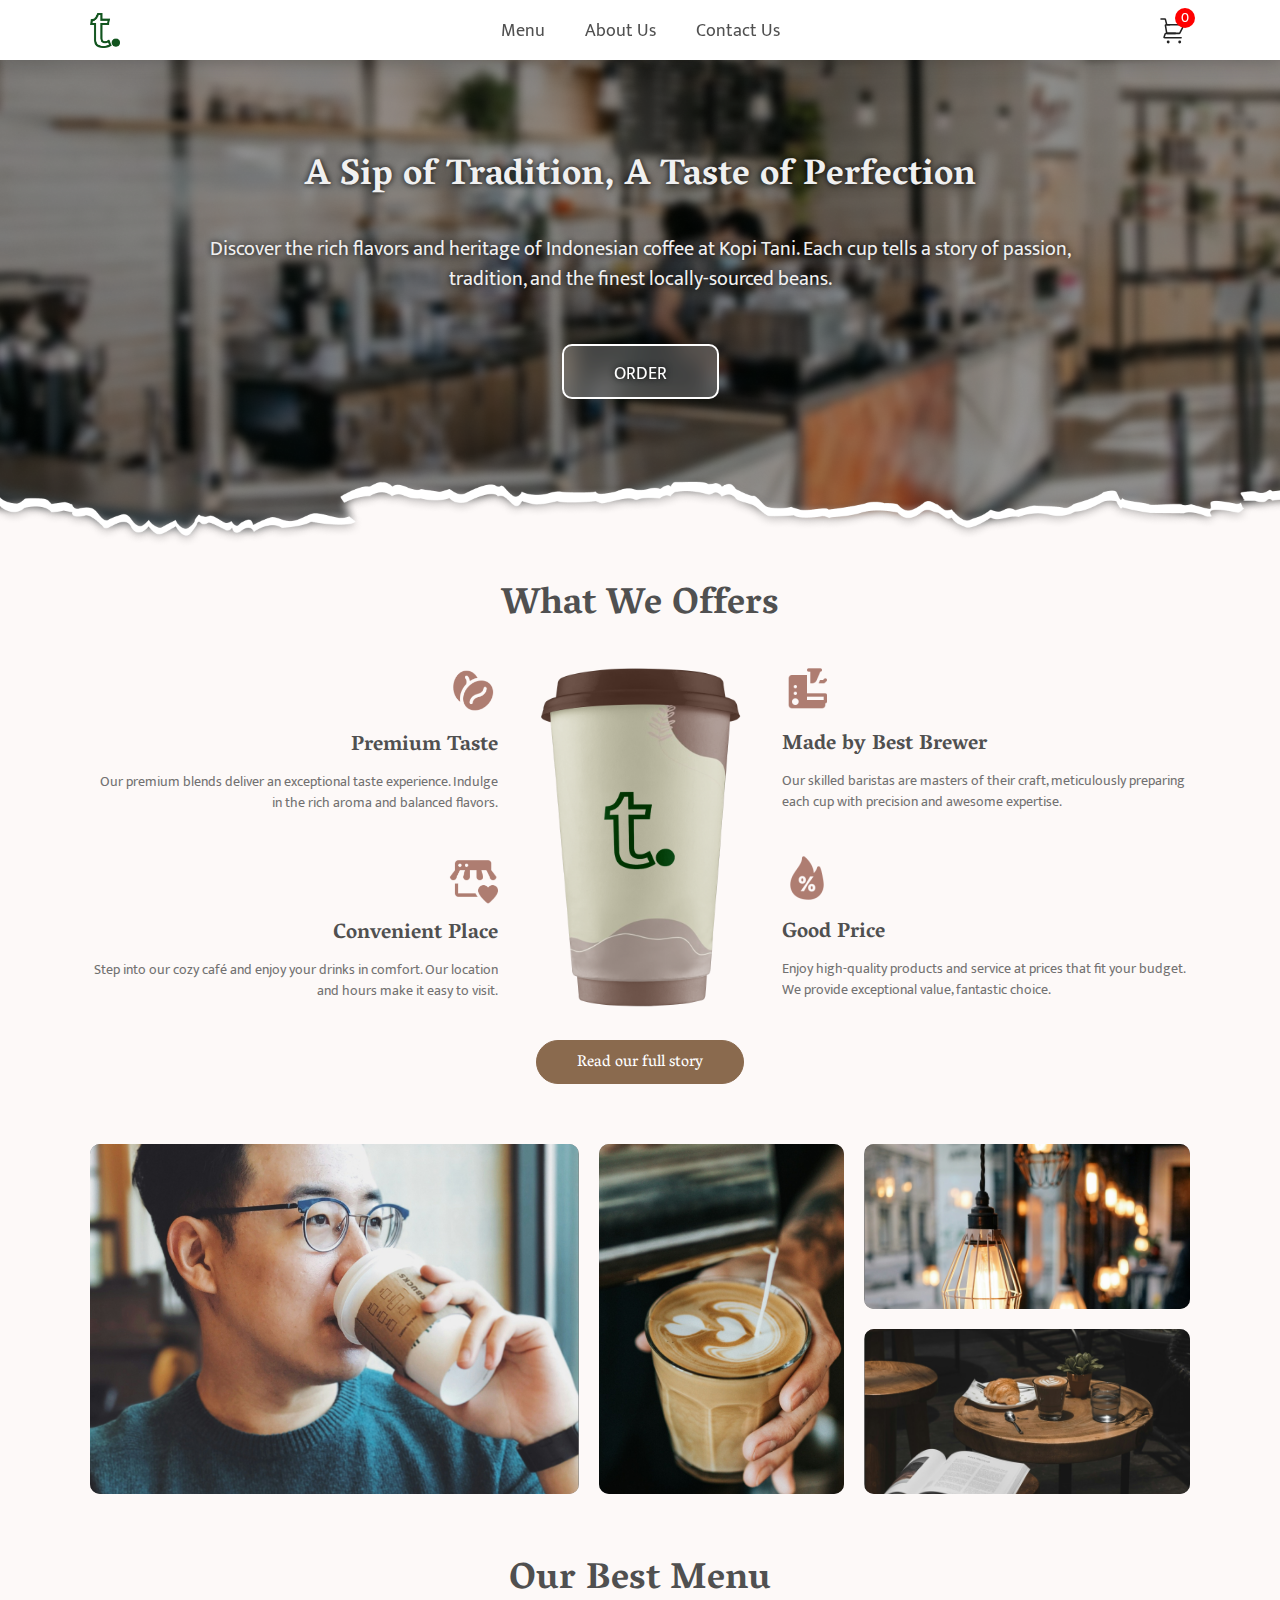
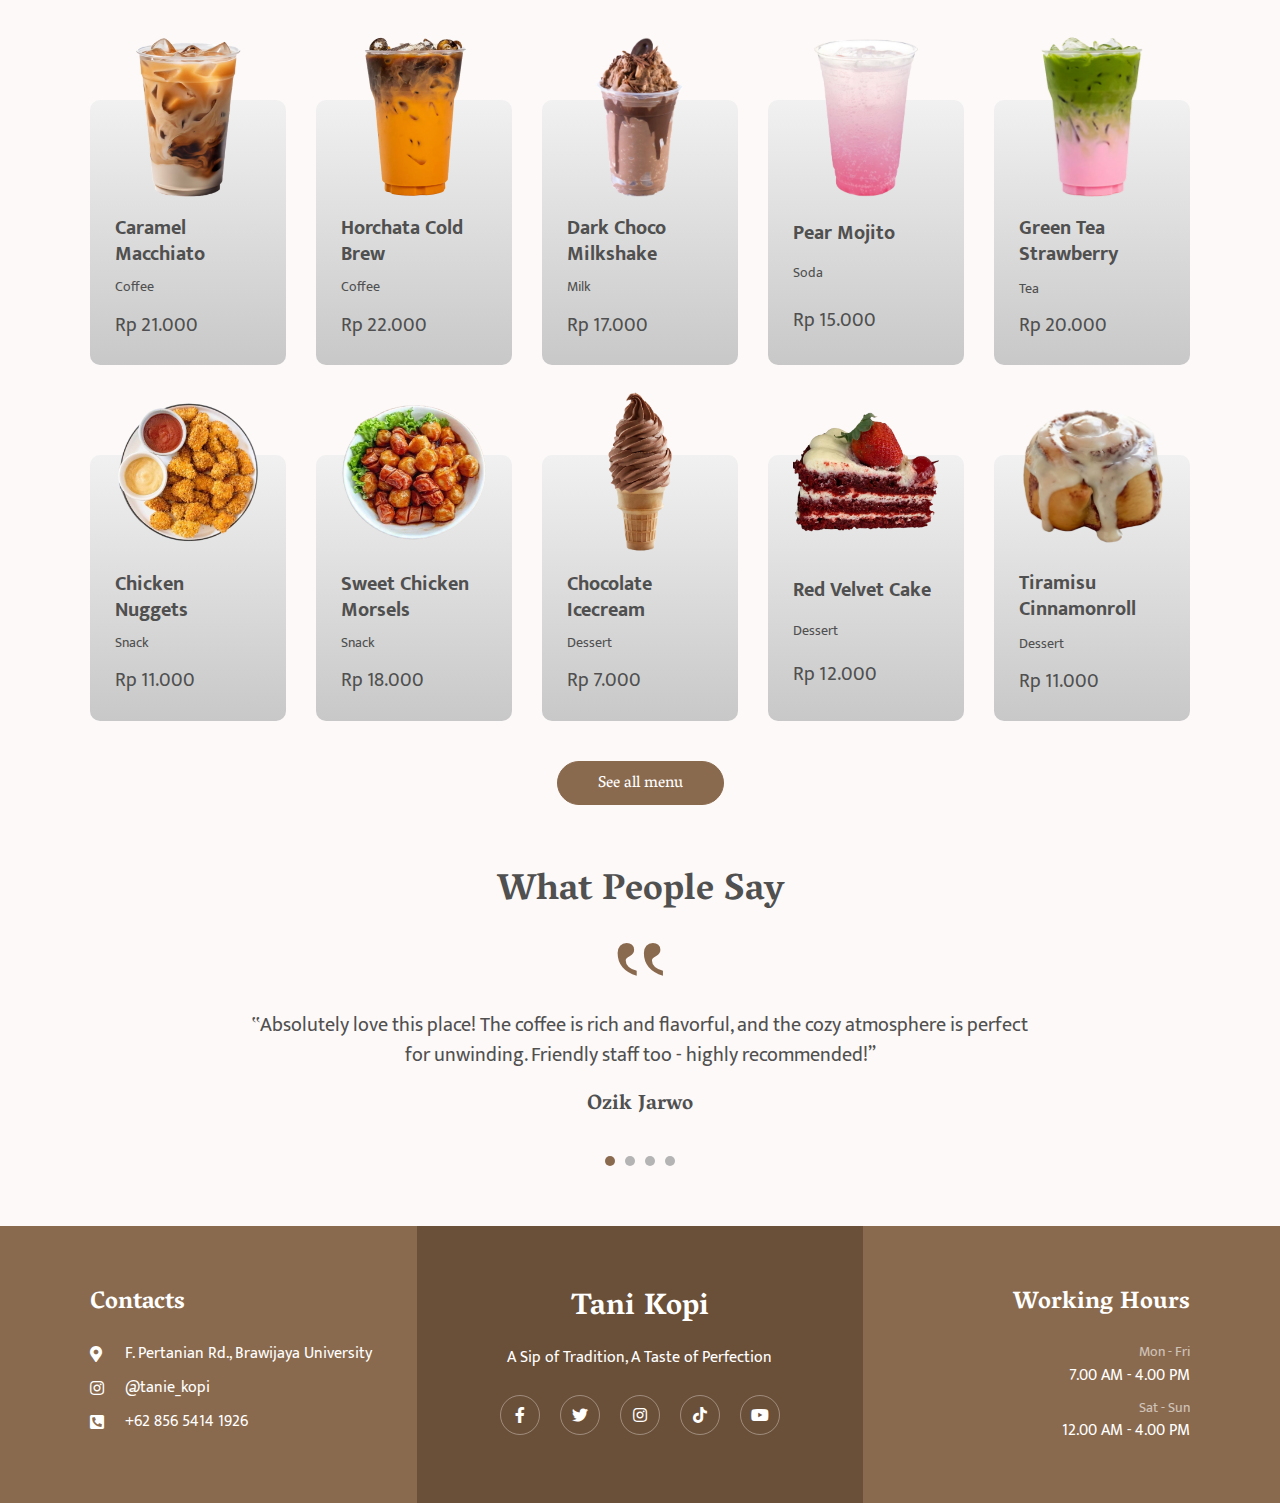
<file: index.html>
<html>
  <head>
    <title>Tani Kopi</title>
    <meta charset="UTF-8" />
    <meta content="width=device-width, initial-scale=1.0" name="viewport" />
    <link media="all" rel="stylesheet" href="./src/css/all.css" />
    <link media="all" rel="stylesheet" href="./src/css/fontawesome.css" />
    <link
      href="https://fonts.googleapis.com/css2?family=Vesper+Libre:wght@400;700&display=swap"
      rel="stylesheet"
    />

    <link media="all" rel="stylesheet" href="./src/css/index.css" />
    <link media="all" rel="stylesheet" href="./src/css/product.css" />
  </head>

  <body>
    <header>
      <div class="header-wrap">
        <div class="mobile-nav">
          <i class="fas fa-bars"></i>
        </div>
        <div class="logo">
          <a href="/">
            <img src="./assets/Logo.png" alt="Tani Kopi" />
          </a>
        </div>
        <nav>
          <div class="nav-wrap">
            <a href="./menu.html">Menu</a>
            <a href="./about-us.html">About Us</a>
            <a href="./contact-us.html">Contact Us</a>
          </div>
        </nav>
        <div class="cart-button">
          <svg
            width="73"
            height="74"
            viewBox="0 0 73 74"
            fill="none"
            xmlns="http://www.w3.org/2000/svg"
          >
            <path
              d="M12.1665 12.6667H20.0249C20.6332 12.6667 20.9374 12.6667 21.1574 12.8385C21.3774 13.0103 21.4512 13.3053 21.5987 13.8955L23.7188 22.3758C24.0138 23.5561 24.1614 24.1462 24.6014 24.4898C25.0415 24.8334 25.6498 24.8334 26.8664 24.8334H30.4165"
              stroke="#222"
              stroke-width="3.24444"
              stroke-linecap="round"
            />
            <path
              d="M54.75 52.2083H20.5007C19.4737 52.2083 18.9601 52.2083 18.7173 51.8715C18.4746 51.5346 18.637 51.0474 18.9617 50.0731L20.5522 45.3018C20.9091 44.2311 21.0875 43.6957 21.5124 43.3895C21.9372 43.0833 22.5015 43.0833 23.6301 43.0833H42.5833"
              stroke="#222"
              stroke-width="3.24444"
              stroke-linecap="round"
              stroke-linejoin="round"
            />
            <path
              d="M50.7056 43.0833H25.7074C24.9144 43.0833 24.2376 42.51 24.1072 41.7278L21.5276 26.25C21.404 25.5084 21.9759 24.8333 22.7277 24.8333H59.5208C60.1237 24.8333 60.5159 25.4679 60.2462 26.0072L52.1565 42.1866C51.8818 42.7362 51.32 43.0833 50.7056 43.0833Z"
              stroke="#222"
              stroke-width="3.24444"
              stroke-linecap="round"
            />
            <circle cx="51.7082" cy="61.3334" r="3.04167" fill="#222" />
            <circle cx="27.3752" cy="61.3334" r="3.04167" fill="#222" />
          </svg>
          <span id="cart-count" class="cart-count"></span>
        </div>
      </div>
    </header>

    <section id="hero">
      <div class="wrap">
        <div class="text">
          <h2 class="sec-title">A Sip of Tradition, A Taste of Perfection</h2>
          <p class="desc">
            Discover the rich flavors and heritage of Indonesian coffee at Kopi
            Tani. Each cup tells a story of passion, tradition, and the finest
            locally-sourced beans.
          </p>
          <span class="button">ORDER</span>
        </div>
      </div>
    </section>

    <section id="cup">
      <h2 class="sec-title">What We Offers</h2>
      <div class="wrap">
        <div class="left">
          <div class="item-text">
            <div class="icon">
              <img src="./assets/Made-Icon-1.png" />
            </div>
            <h3>Premium Taste</h3>
            <p>
              Our premium blends deliver an exceptional taste experience.
              Indulge in the rich aroma and balanced flavors.
            </p>
          </div>
          <div class="item-text">
            <div class="icon">
              <img src="./assets/Made-Icon-2.png" />
            </div>
            <h3>Convenient Place</h3>
            <p>
              Step into our cozy café and enjoy your drinks in comfort. Our
              location and hours make it easy to visit.
            </p>
          </div>
        </div>
        <div class="mid">
          <img src="./assets/site/Kopi-Tani-Cup.png" />
        </div>
        <div class="right">
          <div class="item-text">
            <div class="icon">
              <img src="./assets/Made-Icon-3.png" />
            </div>
            <h3>Made by Best Brewer</h3>
            <p>
              Our skilled baristas are masters of their craft, meticulously
              preparing each cup with precision and awesome expertise.
            </p>
          </div>
          <div class="item-text">
            <div class="icon">
              <img src="./assets/Made-Icon-4.png" />
            </div>
            <h3>Good Price</h3>
            <p>
              Enjoy high-quality products and service at prices that fit your
              budget. We provide exceptional value, fantastic choice.
            </p>
          </div>
        </div>
      </div>
      <div class="more-wrap">
        <a class="more" href="./about-us.html">Read our full story</a>
      </div>
    </section>

    <section id="gallery">
      <div class="wrap">
        <div class="left">
          <img src="./assets/home-gallery/gallery-1.png" />
        </div>
        <div class="mid">
          <img src="./assets/home-gallery/gallery-2.png" />
        </div>
        <div class="right">
          <img src="./assets/home-gallery/gallery-3.png" />
          <img src="./assets/home-gallery/gallery-4.png" />
        </div>
      </div>
    </section>

    <section id="best">
      <h2 class="sec-title">Our Best Menu</h2>
      <div class="wrap">
        <div class="tab"></div>
        <div class="overlay" onclick="closePopup()"></div>
        <div class="popup"></div>
        <div class="menu-list" id="index-container"></div>
      </div>
      <div class="more-wrap">
        <a class="more" href="./menu.html">See all menu</a>
      </div>
    </section>

    <section id="testi">
      <h2 class="sec-title">What People Say</h2>
      <div class="apos">‟</div>
      <div class="wrap">
        <div class="slider">
          <div class="slider-container">
            <div class="testimonial">
              <p>
                ‟Absolutely love this place! The coffee is rich and flavorful,
                and the cozy atmosphere is perfect for unwinding. Friendly staff
                too - highly recommended!”
              </p>
              <h3>Ozik Jarwo</h3>
            </div>
            <div class="testimonial">
              <p>
                ‟This café has become my go-to spot. Expertly crafted drinks and
                an inviting ambiance make it a delightful experience every
                time.”
              </p>
              <h3>Abi Qhafari</h3>
            </div>
            <div class="testimonial">
              <p>
                ‟As a coffee connoisseur, I'm thrilled with the outstanding
                selection of premium blends here. The cozy setting and welcoming
                staff keep me coming back.”
              </p>
              <h3>Muhammad Hamdani</h3>
            </div>
            <div class="testimonial">
              <p>
                ‟Stepping into this café is like finding an oasis of calm. The
                exceptional coffee and inviting vibe make it the perfect spot to
                unwind.”
              </p>
              <h3>MD. Adhyaksa</h3>
            </div>
          </div>
        </div>
        <div class="navigation"></div>
      </div>
    </section>

    <!--
          <iframe
            src="https://www.google.com/maps/embed?pb=!1m18!1m12!1m3!1d3951.4262385576408!2d112.60974266289355!3d-7.954827520923082!2m3!1f0!2f0!3f0!3m2!1i1024!2i768!4f13.1!3m3!1m2!1s0x2e788341a48ab5c3%3A0xf1e5a084dbe80d96!2sTANI%20KOPI!5e0!3m2!1sid!2sid!4v1716092230050!5m2!1sid!2sid"
            width="600"
            height="450"
            style="border: 0"
            allowfullscreen=""
            loading="lazy"
            referrerpolicy="no-referrer-when-downgrade"
          ></iframe>
          -->

    <!-- Modal HTML structure -->
    <div id="cartModal" class="modal">
      <div class="modal-content">
        <div class="modal-header">
          <h2>Cart Items</h2>
          <span class="close">&times;</span>
        </div>
        <div id="cartItemsContainer"></div>
        <div id="modal-footer">
          <div class="dropdown">
            <button class="dropbtn" id="dropbtn">Dine In</button>
            <div class="dropdown-content" id="dropdown-content">
              <a data-value="Dine In">Dine In</a>
              <hr />
              <a data-value="Take Away">Take Away</a>
            </div>
          </div>
          <div class="checkout">
            <p id="total-price"></p>
            <span href="">Check Out</span>
          </div>
        </div>
      </div>
    </div>

    <footer>
      <div class="footer-wrap">
        <div class="left">
          <h3>Contacts</h3>
          <div class="location">
            <p>
              <i class="fas fa-map-marker-alt"></i
              ><span>F. Pertanian Rd., Brawijaya University</span>
            </p>
            <p><i class="fab fa-instagram"></i><span>@tanie_kopi</span></p>
            <p>
              <i class="fas fa-phone-square-alt"></i
              ><span>+62 856 5414 1926</span>
            </p>
          </div>
        </div>
        <div class="middle">
          <h2>Tani Kopi</h2>
          <p class="desc">A Sip of Tradition, A Taste of Perfection</p>
          <div class="social">
            <a href="#" target="_blank" rel="nofollow external"
              ><i class="fab fa-facebook-f"></i
            ></a>
            <a href="#" target="_blank" rel="nofollow external"
              ><i class="fab fa-twitter"></i
            ></a>
            <a href="#" target="_blank" rel="nofollow external"
              ><i class="fab fa-instagram"></i
            ></a>
            <a href="#" target="_blank" rel="nofollow external"
              ><i class="fab fa-tiktok"></i
            ></a>
            <a href="#" target="_blank" rel="nofollow external"
              ><i class="fab fa-youtube"></i
            ></a>
          </div>
        </div>
        <div class="right">
          <h3>Working Hours</h3>
          <div class="work-hours">
            <p><span>Mon - Fri</span><span>7.00 AM - 4.00 PM</span></p>
            <p><span>Sat - Sun</span><span>12.00 AM - 4.00 PM</span></p>
          </div>
        </div>
      </div>
    </footer>

    <script src="./src/js/index.js"></script>
    <script src="./src/js/all.js"></script>
  </body>
</html>
</file>
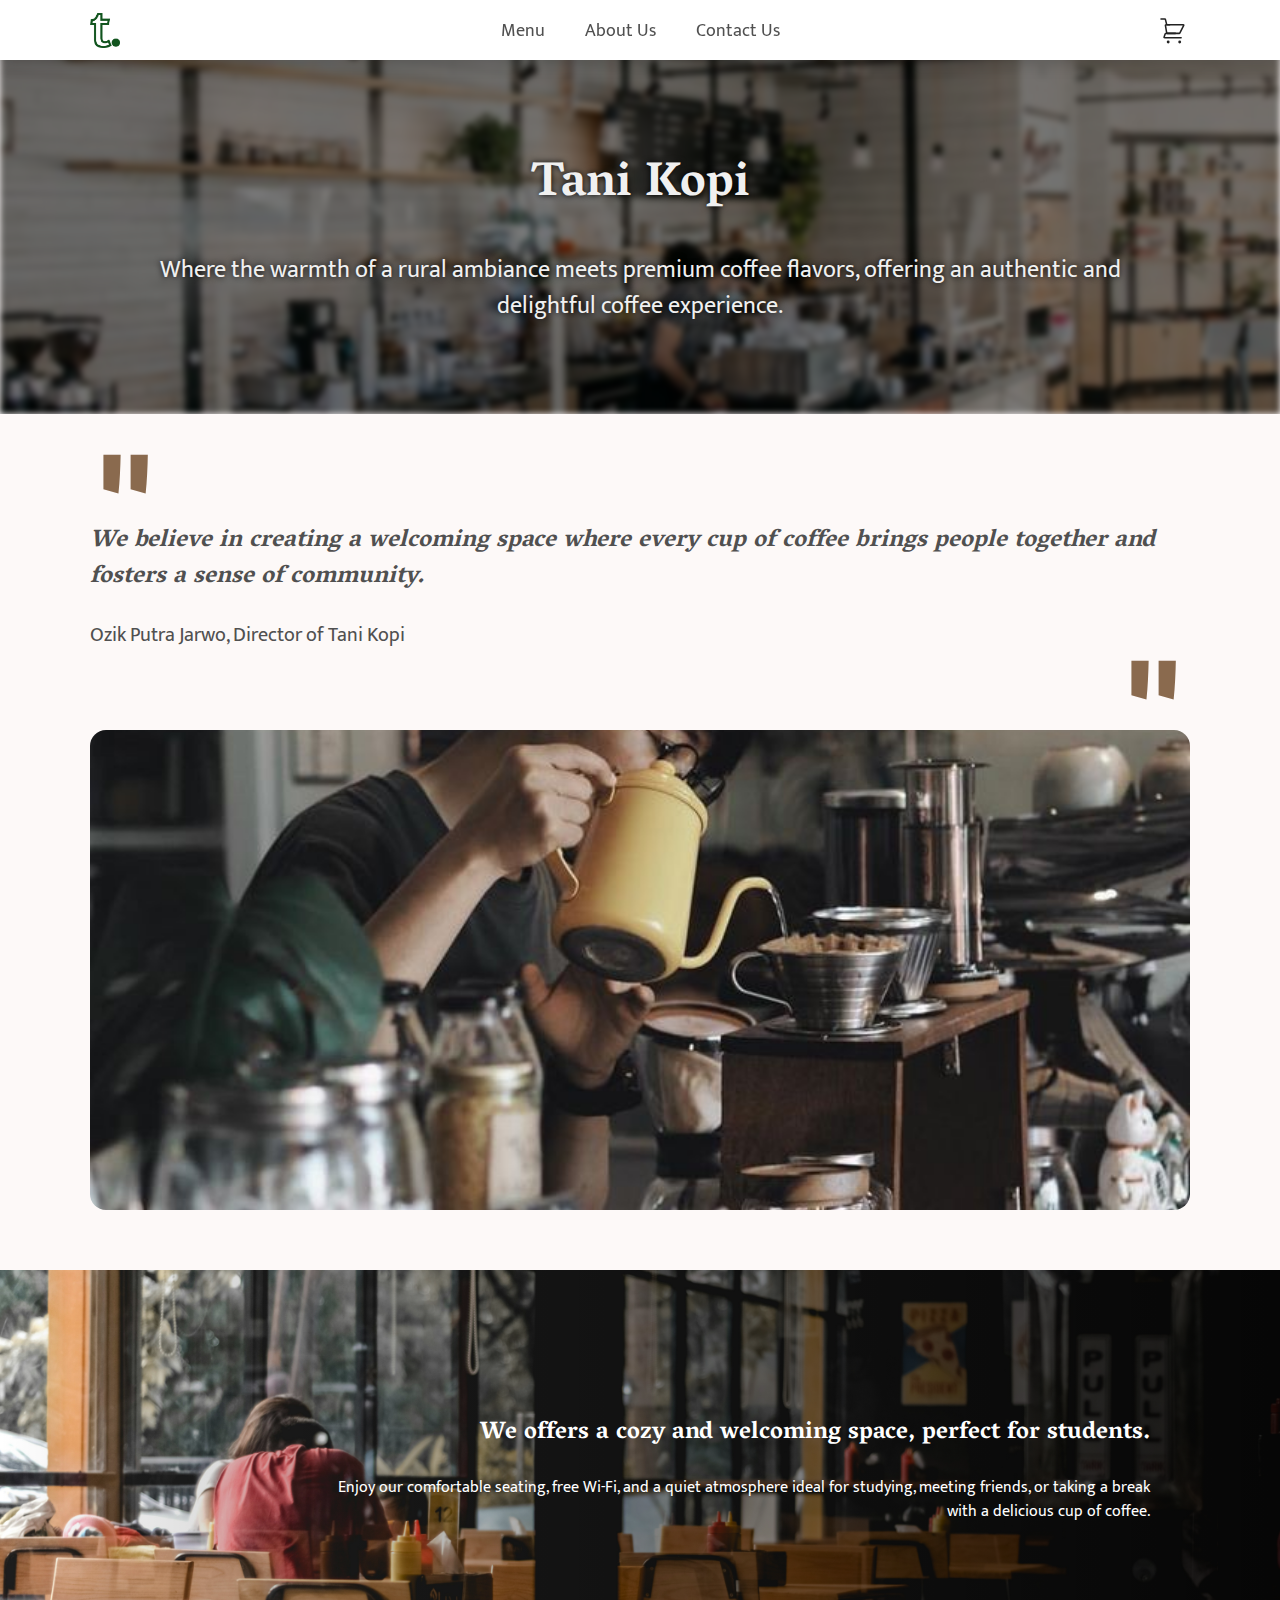
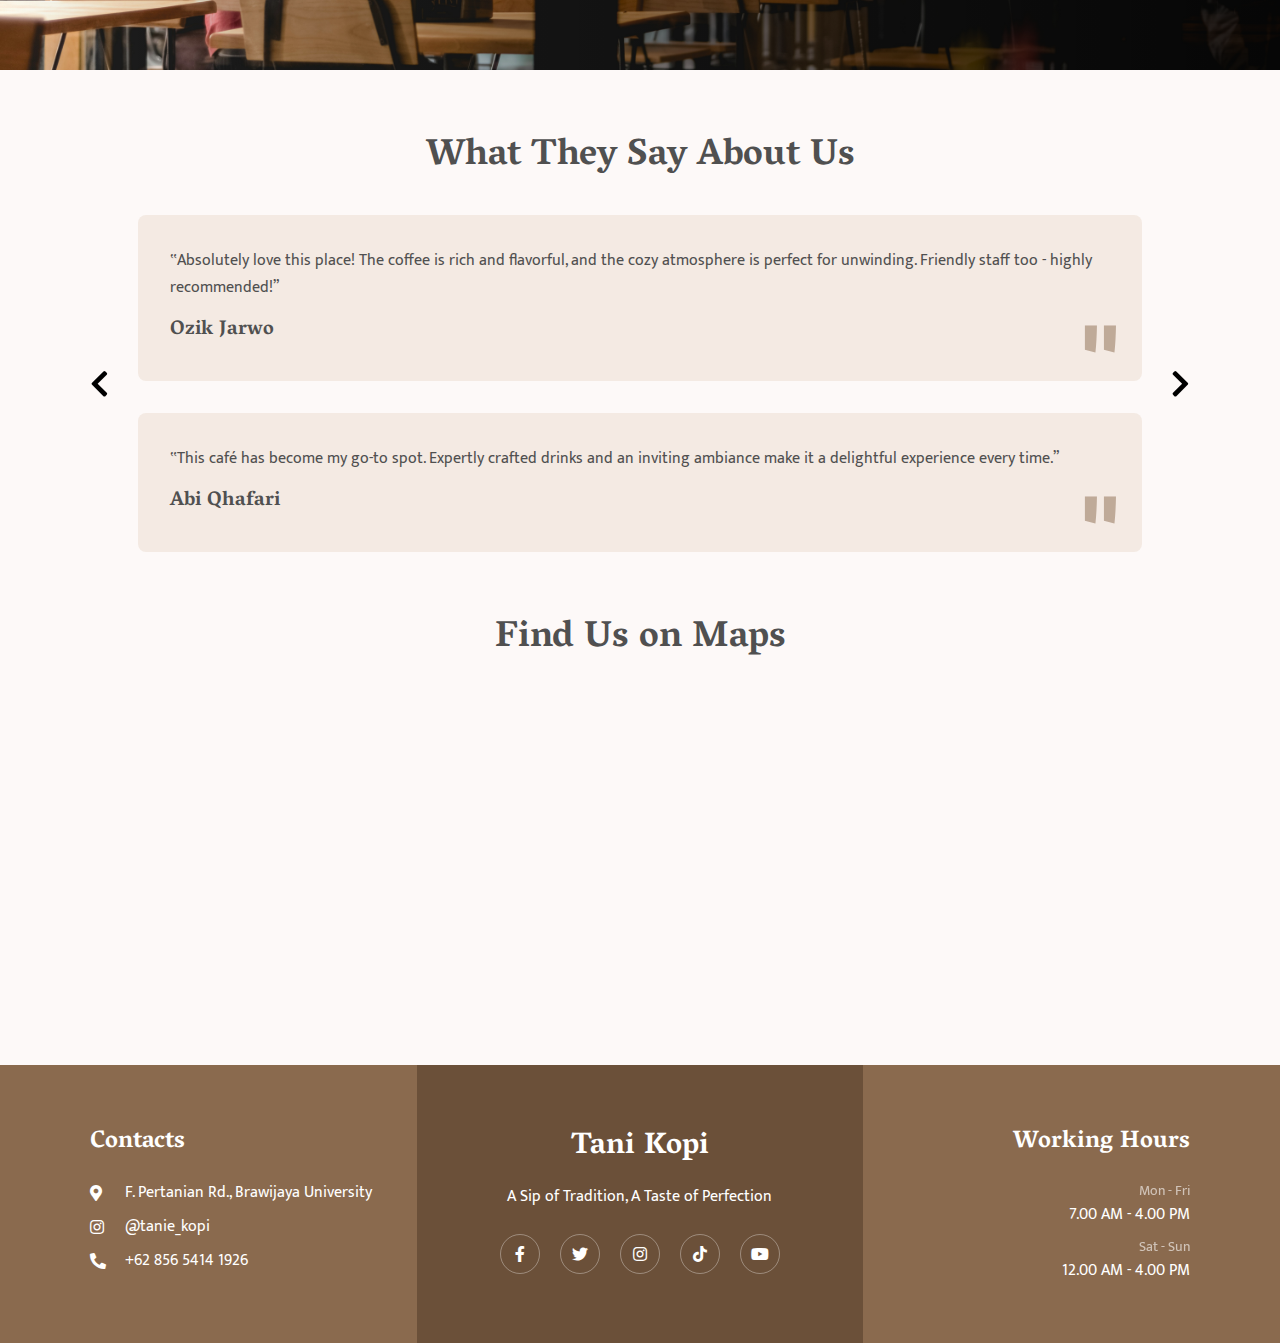
<file: about-us.html>
<!DOCTYPE html>
<html lang="en">
  <head>
    <meta charset="UTF-8" />
    <meta name="viewport" content="width=device-width, initial-scale=1.0" />
    <title>About Us</title>

    <link rel="stylesheet" href="./src/css/about-us.css" />

    <link media="all" rel="stylesheet" href="./src/css/all.css" />
    <link media="all" rel="stylesheet" href="./src/css/fontawesome.css" />

    <script src="./src/js/all.js"></script>
  </head>

  <body>
    <header>
      <div class="header-wrap">
        <div class="mobile-nav">
          <i class="fas fa-bars"></i>
        </div>
        <div class="logo">
          <a href="/">
            <img src="./assets/Logo.png" alt="Tani Kopi" />
          </a>
        </div>
        <nav>
          <div class="nav-wrap">
            <a href="./menu.html">Menu</a>
            <a href="./about-us.html">About Us</a>
            <a href="./contact-us.html">Contact Us</a>
          </div>
        </nav>
        <div class="cart-button">
          <svg
            width="73"
            height="74"
            viewBox="0 0 73 74"
            fill="none"
            xmlns="http://www.w3.org/2000/svg"
          >
            <path
              d="M12.1665 12.6667H20.0249C20.6332 12.6667 20.9374 12.6667 21.1574 12.8385C21.3774 13.0103 21.4512 13.3053 21.5987 13.8955L23.7188 22.3758C24.0138 23.5561 24.1614 24.1462 24.6014 24.4898C25.0415 24.8334 25.6498 24.8334 26.8664 24.8334H30.4165"
              stroke="#222"
              stroke-width="3.24444"
              stroke-linecap="round"
            />
            <path
              d="M54.75 52.2083H20.5007C19.4737 52.2083 18.9601 52.2083 18.7173 51.8715C18.4746 51.5346 18.637 51.0474 18.9617 50.0731L20.5522 45.3018C20.9091 44.2311 21.0875 43.6957 21.5124 43.3895C21.9372 43.0833 22.5015 43.0833 23.6301 43.0833H42.5833"
              stroke="#222"
              stroke-width="3.24444"
              stroke-linecap="round"
              stroke-linejoin="round"
            />
            <path
              d="M50.7056 43.0833H25.7074C24.9144 43.0833 24.2376 42.51 24.1072 41.7278L21.5276 26.25C21.404 25.5084 21.9759 24.8333 22.7277 24.8333H59.5208C60.1237 24.8333 60.5159 25.4679 60.2462 26.0072L52.1565 42.1866C51.8818 42.7362 51.32 43.0833 50.7056 43.0833Z"
              stroke="#222"
              stroke-width="3.24444"
              stroke-linecap="round"
            />
            <circle cx="51.7082" cy="61.3334" r="3.04167" fill="#222" />
            <circle cx="27.3752" cy="61.3334" r="3.04167" fill="#222" />
          </svg>
        </div>
      </div>
    </header>

    <section id="hero">
      <div class="wrap">
        <div class="text">
          <h2 class="sec-title">Tani Kopi</h2>
          <p class="desc">
            Where the warmth of a rural ambiance meets premium coffee flavors,
            offering an authentic and delightful coffee experience.
          </p>
        </div>
      </div>
    </section>

    <section id="motto">
      <div class="wrap">
        <div>
          <h3>
            We believe in creating a welcoming space where every cup of coffee
            brings people together and fosters a sense of community.
          </h3>
          <p>Ozik Putra Jarwo, Director of Tani Kopi</p>
        </div>
        <div>
          <img src="./assets/site/Owner.jpg" alt="" />
        </div>
      </div>
    </section>

    <section id="offers">
      <div class="wrap">
        <h3>We offers a cozy and welcoming space, perfect for students.</h3>
        <p>
          Enjoy our comfortable seating, free Wi-Fi, and a quiet atmosphere
          ideal for studying, meeting friends, or taking a break with a
          delicious cup of coffee.
        </p>
      </div>
    </section>

    <section id="testimonial">
      <div class="wrap">
        <h2 class="sec-title">What They Say About Us</h2>
        <div class="slider">
          <button class="prev">
            <i class="fas fa-chevron-left"></i>
          </button>
          <div class="slider-wrapper">
            <div class="slide">
              <div class="card">
                <p>
                  ‟Absolutely love this place! The coffee is rich and flavorful,
                  and the cozy atmosphere is perfect for unwinding. Friendly
                  staff too - highly recommended!”
                </p>
                <h5>Ozik Jarwo</h5>
              </div>
              <div class="card">
                <p>
                  ‟This café has become my go-to spot. Expertly crafted drinks
                  and an inviting ambiance make it a delightful experience every
                  time.”
                </p>
                <h5>Abi Qhafari</h5>
              </div>
            </div>
            <div class="slide">
              <div class="card">
                <p>
                  ‟As a coffee connoisseur, I'm thrilled with the outstanding
                  selection of premium blends here. The cozy setting and
                  welcoming staff keep me coming back.”
                </p>
                <h5>Muhammad Hamdani</h5>
              </div>
              <div class="card">
                <p>
                  ‟Stepping into this café is like finding an oasis of calm. The
                  exceptional coffee and inviting vibe make it the perfect spot
                  to unwind.”
                </p>
                <h5>MD. Adhyaksa</h5>
              </div>
            </div>
            <div class="slide">
              <div class="card">
                <p>
                  ‟Love the cozy vibe and amazing coffee at Tani Kopi! A perfect
                  spot to unwind after a long day.”
                </p>
                <h5>Abdi Gunawan</h5>
              </div>
              <div class="card">
                <p>
                  ‟A hidden gem! Tani Kopi offers the perfect blend of comfort
                  and quality. Highly recommend.”
                </p>
                <h5>MD. Agus</h5>
              </div>
            </div>
          </div>
          <button class="next">
            <i class="fas fa-chevron-right"></i>
          </button>
        </div>
      </div>
    </section>

    <section id="map">
      <div class="wrap">
        <h2 class="sec-title">Find Us on Maps</h2>
        <iframe
          src="https://www.google.com/maps/embed?pb=!1m18!1m12!1m3!1d3951.4262385576408!2d112.60974266289355!3d-7.954827520923082!2m3!1f0!2f0!3f0!3m2!1i1024!2i768!4f13.1!3m3!1m2!1s0x2e788341a48ab5c3%3A0xf1e5a084dbe80d96!2sTANI%20KOPI!5e0!3m2!1sid!2sid!4v1716092230050!5m2!1sid!2sid"
          width="600"
          height="450"
          style="border: 0"
          allowfullscreen=""
          loading="lazy"
          referrerpolicy="no-referrer-when-downgrade"
        ></iframe>
      </div>
    </section>

    <footer>
      <div class="footer-wrap">
        <div class="left">
          <h3>Contacts</h3>
          <div class="location">
            <p>
              <i class="fas fa-map-marker-alt"></i
              ><span>F. Pertanian Rd., Brawijaya University</span>
            </p>
            <p><i class="fab fa-instagram"></i><span>@tanie_kopi</span></p>
            <p>
              <i class="fas fa-phone-alt"></i><span>+62 856 5414 1926</span>
            </p>
          </div>
        </div>
        <div class="middle">
          <h2>Tani Kopi</h2>
          <p class="desc">A Sip of Tradition, A Taste of Perfection</p>
          <div class="social">
            <a href="#" target="_blank" rel="nofollow external"
              ><i class="fab fa-facebook-f"></i
            ></a>
            <a href="#" target="_blank" rel="nofollow external"
              ><i class="fab fa-twitter"></i
            ></a>
            <a href="#" target="_blank" rel="nofollow external"
              ><i class="fab fa-instagram"></i
            ></a>
            <a href="#" target="_blank" rel="nofollow external"
              ><i class="fab fa-tiktok"></i
            ></a>
            <a href="#" target="_blank" rel="nofollow external"
              ><i class="fab fa-youtube"></i
            ></a>
          </div>
        </div>
        <div class="right">
          <h3>Working Hours</h3>
          <div class="work-hours">
            <p><span>Mon - Fri</span><span>7.00 AM - 4.00 PM</span></p>
            <p><span>Sat - Sun</span><span>12.00 AM - 4.00 PM</span></p>
          </div>
        </div>
      </div>
    </footer>

    <script src="./src/js/about-us.js"></script>
  </body>
</html>
</file>
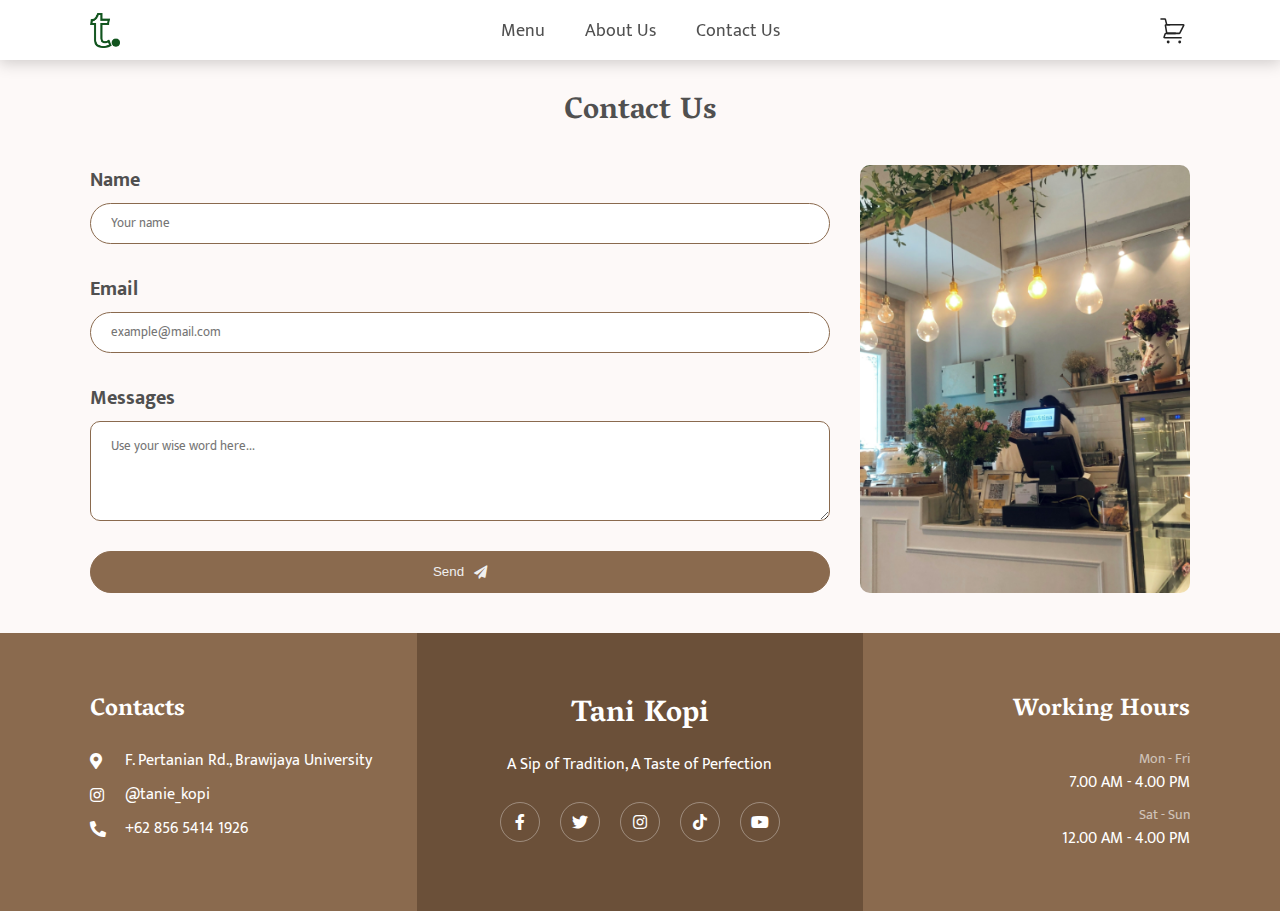
<file: contact-us.html>
<html>
  <head>

    <title>Contact Us</title>
    <meta charset='UTF-8'/>
    <meta content='width=device-width, initial-scale=1.0' name='viewport'/>
    <link media="all" rel="stylesheet" href="./src/css/all.css" />
    <link media="all" rel="stylesheet" href="./src/css/fontawesome.css" />

    <link media="all" rel="stylesheet" href="./src/css/contact-us.css" />

    <script src="./src/js/all.js"></script>

  </head>

  <body>

    <header>
      <div class="header-wrap">
        <div class="mobile-nav">
          <i class="fas fa-bars"></i>
        </div>
        <div class="logo">
          <a href="/">
            <img src="./assets/Logo.png" alt="Tani Kopi" />
          </a>
        </div>
        <nav>
          <div class="nav-wrap">
            <a href="./menu.html">Menu</a>
            <a href="./about-us.html">About Us</a>
            <a href="./contact-us.html">Contact Us</a>
          </div>
        </nav>
        <div class="cart-button">
          <svg
            width="73"
            height="74"
            viewBox="0 0 73 74"
            fill="none"
            xmlns="http://www.w3.org/2000/svg"
          >
            <path
              d="M12.1665 12.6667H20.0249C20.6332 12.6667 20.9374 12.6667 21.1574 12.8385C21.3774 13.0103 21.4512 13.3053 21.5987 13.8955L23.7188 22.3758C24.0138 23.5561 24.1614 24.1462 24.6014 24.4898C25.0415 24.8334 25.6498 24.8334 26.8664 24.8334H30.4165"
              stroke="#222"
              stroke-width="3.24444"
              stroke-linecap="round"
            />
            <path
              d="M54.75 52.2083H20.5007C19.4737 52.2083 18.9601 52.2083 18.7173 51.8715C18.4746 51.5346 18.637 51.0474 18.9617 50.0731L20.5522 45.3018C20.9091 44.2311 21.0875 43.6957 21.5124 43.3895C21.9372 43.0833 22.5015 43.0833 23.6301 43.0833H42.5833"
              stroke="#222"
              stroke-width="3.24444"
              stroke-linecap="round"
              stroke-linejoin="round"
            />
            <path
              d="M50.7056 43.0833H25.7074C24.9144 43.0833 24.2376 42.51 24.1072 41.7278L21.5276 26.25C21.404 25.5084 21.9759 24.8333 22.7277 24.8333H59.5208C60.1237 24.8333 60.5159 25.4679 60.2462 26.0072L52.1565 42.1866C51.8818 42.7362 51.32 43.0833 50.7056 43.0833Z"
              stroke="#222"
              stroke-width="3.24444"
              stroke-linecap="round"
            />
            <circle cx="51.7082" cy="61.3334" r="3.04167" fill="#222" />
            <circle cx="27.3752" cy="61.3334" r="3.04167" fill="#222" />
          </svg>
        </div>
      </div>
    </header>

    <main>
      <div class="wrap">
        
        <h2 class="title">Contact Us</h2>
        
        <div class="contact">
          <div class="form">
            <div class="name">
              <label>Name</label>
              <input placeholder="Your name"/>
            </div>
            <div class="email">
              <label>Email</label>
              <input placeholder="example@mail.com"/>
            </div>
            <div class="msg">
              <label>Messages</label>
              <textarea placeholder="Use your wise word here..."></textarea>
            </div>
            <button class="submit">Send <i class="fas fa-paper-plane"></i></button>
          </div>
          <div class="img"></div>
        </div>

      </div>
    </main>

    <footer>
      <div class="footer-wrap">
        <div class="left">
          <h3>Contacts</h3>
          <div class='location'>
            <p>
              <i class="fas fa-map-marker-alt"></i><span>F. Pertanian Rd., Brawijaya University</span>
            </p>
            <p>
              <i class="fab fa-instagram"></i><span>@tanie_kopi</span>
            </p>
            <p>
              <i class="fas fa-phone-alt"></i><span>+62 856 5414 1926</span>
            </p>
          </div>
        </div>
        <div class="middle">
          <h2>Tani Kopi</h2>
          <p class="desc">A Sip of Tradition, A Taste of Perfection</p>
          <div class="social">
            <a href="#" target="_blank" rel="nofollow external"><i class="fab fa-facebook-f"></i></a>
            <a href="#" target="_blank" rel="nofollow external"><i class="fab fa-twitter"></i></a>
            <a href="#" target="_blank" rel="nofollow external"><i class="fab fa-instagram"></i></a>
            <a href="#" target="_blank" rel="nofollow external"><i class="fab fa-tiktok"></i></a>
            <a href="#" target="_blank" rel="nofollow external"><i class="fab fa-youtube"></i></a>
          </div>
        </div>
        <div class="right">
          <h3>Working Hours</h3>
          <div class="work-hours">
            <p><span>Mon - Fri</span><span>7.00 AM - 4.00 PM</span></p>
            <p><span>Sat - Sun</span><span>12.00 AM - 4.00 PM</span></p>
          </div>
        </div>
      </div>
    </footer>

    <script src="./src/js/contact-us.js"></script>
    
  </body>
  
</html>
</file>
<file: src/css/all.css>
@import url("https://fonts.googleapis.com/css2?family=Vesper+Libre:wght@400;500;700;900&display=swap");
@import url("https://fonts.googleapis.com/css2?family=Mukta:wght@400;500;700;900&display=swap");

/* CSS Reset */

:root {
  --text-color: #505050;
  --text-soft: #696969;
  --primary: #8a6a4e;
  --primary-hover: #6b5039;
  --secondary: #f0f0f0;
  --tertiary: #bebebe;
  --max-width: 1100px;
  --text-base: 1rem;
  --text-lg: 1.125rem;
  --text-xl: 1.25rem;
  --text-2xl: 1.5rem;
  --text-3xl: 1.875rem;
  --text-4xl: 2.25rem;
  --text-5xl: 3rem;
  --text-6xl: 3.75rem;
  --text-7xl: 4.5rem;
  --text-8xl: 6rem;
  --text-9xl: 8rem;
}

* {
  -webkit-box-sizing: border-box;
  -moz-box-sizing: border-box;
  box-sizing: border-box;
  line-height: 1.5;
  margin: 0;
  padding: 0;
}

html {
  scroll-behavior: smooth;
}

body {
  background: #fdf9f8;
  color: var(--text-color);
  font-size: 16px;
  font-family: "Mukta", serif;
  margin: 0;
}

h1,
h2,
h3,
h4,
h5,
h6 {
  font-family: "Vesper Libre", serif;
}

input,
textarea {
  font-family: "Mukta", serif;
  font-size: 80%;
}

a {
  text-decoration: unset;
  color: var(--text-color);
}

img {
  max-width: 100%;
  height: auto;
}

#navbar {
  width: 100%;
  height: 10%;
}

/* Header */

header .logo {
  display: flex;
  align-items: center;
  justify-content: flex-start;
}

header .logo a {
  font-size: 0;
}

header .cart-button {
  line-height: 0;
}

header nav .nav-wrap {
  display: flex;
  align-content: center;
  justify-content: center;
}

@media screen and (max-width: 768px) {
  header .logo {
    justify-content: center;
  }
}

header {
  box-shadow: 0px 2px 15px 1px rgb(0 0 0 / 19%);
  padding: 0 30px;
  background: #ffffff;
  position: fixed;
  top: 0;
  left: 0;
  width: 100%;
  z-index: 1;
  height: 60px;
  overflow: hidden;
}

header .header-wrap {
  height: 100%;
  max-width: 1100px;
  margin: auto;
  display: grid;
  gap: 20px;
  grid-template-columns: 1fr 3fr 1fr;
  align-items: center;
}

header .mobile-nav {
  display: none;
}

header .logo img {
  height: 35px;
}

header nav .nav-wrap {
  margin-top: 3px;
  display: flex;
  align-content: center;
  justify-content: center;
  flex-wrap: wrap;
  gap: 0 40px;
  font-size: var(--text-lg);
}

header .cart-button {
  text-align: right;
  position: relative;
}

header .cart-button svg {
  cursor: pointer;
  height: 35px;
  width: 35px;
}

.cart-count {
  display: inline-block;
  width: 20px;
  height: 20px;
  line-height: 20px;
  text-align: center;
  border-radius: 50%;
  background-color: red;
  color: white;
  font-size: 14px;
  position: absolute;
  top: -5px;
  right: -5px;
}

header a {
  transition: 0.2s all;
}

header a:hover {
  color: var(--primary);
}

/* CSS for the modal */
.modal {
  display: none;
  position: fixed;
  z-index: 999;
  left: 0;
  top: 0;
  width: 100%;
  height: 100%;
  /* overflow: auto; */
  background-color: rgba(0, 0, 0, 0.5);
  justify-content: center;
  align-items: center;
}

.modal-content {
  background-color: #fefefe;
  padding: 5%;
  border: 1px solid #888;
  border-radius: 20px;
  width: 80%;
  height: 80%;
  display: flex;
  flex-direction: column;
  justify-content: space-between;
}

.modal-content .modal-header {
  width: 100%;
  display: flex;
  flex-direction: row;
  justify-content: space-between;
  align-items: baseline;
}
.modal-content .modal-header h2 {
  font-size: var(--text-5xl);
}
.modal-content .modal-header .fas .fa-times .close {
  font-size: var(--text-5xl);
}

.close {
  color: #aaa;
  font-size: var(--text-6xl);
  font-weight: bold;
}

.close:hover,
.close:focus {
  color: black;
  text-decoration: none;
  cursor: pointer;
}

.modal .modal-content #cartItemsContainer {
  width: 100%;
  height: 70%;
  padding: 1rem;
  display: flex;
  flex-direction: column;
  gap: 3rem;
  overflow-y: scroll;
}

.modal .modal-content #cartItemsContainer .item-container {
  width: 100%;
  height: auto;
  padding-bottom: 1.5rem;
  border-bottom: 1px solid #000000;
  display: flex;
  justify-content: space-between;
}
.modal .modal-content #cartItemsContainer .item-container .item-details {
  width: 50%;
  height: auto;
  display: flex;
  justify-content: space-between;
  gap: 2rem;
}

.modal .modal-content #cartItemsContainer .item-container .item-image {
  width: 100px;
  height: auto;
}
.modal .modal-content #cartItemsContainer .item-container .item-image img {
  width: auto;
  height: auto;
}
.modal .modal-content #cartItemsContainer .item-container .item-details .item {
  width: 100%;
  height: auto;
  display: flex;
  flex-direction: column;
  justify-content: space-around;
}
.modal
  .modal-content
  #cartItemsContainer
  .item-container
  .item-details
  .item
  .item-description {
  opacity: 0.7;
  width: 100%;
  height: auto;
  display: flex;
  flex-direction: row;
  gap: 2rem;
}
.modal
  .modal-content
  #cartItemsContainer
  .item-container
  .item-details
  .item
  h5 {
  font-size: var(--text-xl);
}

.button-container {
  display: flex;
  flex-direction: column;
  justify-content: space-around;
  align-items: end;
}

.item-quantity {
  display: flex;
  justify-content: end;
  align-items: center;
}

.item-quantity .value {
  width: 30%;
}

.delete-container {
  font-size: 1.5em;
}

.item-quantity .value input {
  width: 100%;
  text-align: center;
  background: none;
  outline: none;
  border: none;
  color: var(--primary);
  font-weight: bold;
  font-size: var(--text-xl);
}

.modal .modal-content #modal-footer {
  width: 100%;
  display: flex;
  flex-direction: row;
  justify-content: space-between;
}

.dropdown {
  width: auto;
  position: relative;
  display: inline-block;
}

.dropbtn {
  color: var(--primary);
  background-color: unset;
  padding: 1em 2em;
  font-size: 16px;
  border: none;
  cursor: pointer;
  border: 1px solid var(--primary);
  border-radius: 10px;
}

.dropdown-content {
  display: none;
  position: absolute;
  z-index: 1000;
  background-color: var(--primary);
  min-width: 160px;
  border-radius: 10px;
  box-shadow: 0px 8px 16px 0px rgba(0, 0, 0, 0.2);
  top: 0px;
  left: 0px;
}

.dropdown-content a {
  color: white;
  padding: 12px 16px;
  text-decoration: none;
  display: block;
}

.dropdown-content a:hover {
  background-color: #575757;
}

.modal .modal-content #modal-footer .checkout {
  width: 50%;
  display: flex;
  flex-direction: row;
  justify-content: end;
  align-items: center;
}

.modal .modal-content #modal-footer .checkout p {
  font-size: var(--text-3xl);
  font-weight: bold;
}

.checkout span {
  display:none;
  margin-left: 20px;
  color: white;
  background: green;
  align-items: center;
  justify-content: center;
  text-align: center;
  border-radius: 10px;
  padding: 10px 20px;
}

/* Footer */

footer {
  padding: 0 30px;
  color: white;
  background: var(--primary);
}

footer .footer-wrap {
  max-width: var(--max-width);
  margin: auto;
  display: grid;
  grid-template-columns: 1fr 1.5fr 1fr;
  gap: 30px;
}

footer a {
}

footer .left {
  text-align: left;
  padding: 60px 0;
}

footer .left h3 {
  font-size: var(--text-2xl);
  margin-bottom: 20px;
}

footer .left .location {
  display: flex;
  gap: 10px;
  flex-direction: column;
}

footer .left .location p {
  display: grid;
  grid-template-columns: 35px calc(100% - 35px);
}

footer .left .location p i {
  line-height: 1.5;
}

footer .middle {
  background: var(--primary-hover);
  text-align: center;
  display: flex;
  flex-direction: column;
  gap: 15px;
  padding: 60px 30px;
}

footer .middle h2 {
  font-size: var(--text-3xl);
}

footer .middle .social {
  display: flex;
  flex-wrap: wrap;
  justify-content: center;
  gap: 10px 20px;
  margin-top: 10px;
}

footer .middle .social a {
  color: white;

  width: 40px;

  height: 40px;

  display: flex;

  border: 1px solid #ffffff57;

  align-items: center;

  justify-content: center;

  border-radius: 100%;

  transition: 0.3s all;
}

footer .middle .social a:hover {
  background: white;
  color: var(--primary);
}

footer .right {
  text-align: right;
  padding: 60px 0;
}

footer .right h3 {
  font-size: var(--text-2xl);
  margin-bottom: 20px;
}

footer .right .work-hours p {
  display: grid;
}

footer .right .work-hours {
  display: flex;
  flex-wrap: wrap;
  flex-direction: column;
  gap: 10px;
}

footer .right .work-hours p span:first-child {
  opacity: 0.6;
  font-size: 90%;
}

/* Responsive */

@media screen and (max-width: 768px) {
  header {
    padding: 0;
  }
  header .header-wrap {
    padding: 0 30px;
    background: #fff;
  }

  header .mobile-nav {
    width: 30px;
    cursor: pointer;
    height: 30px;
    display: flex;
    justify-content: flex-start;
    align-items: center;
  }

  header .logo {
    text-align: center;
  }

  header nav {
    transition: 0.3s all;
    position: fixed;
    top: -50%;
    width: 100%;
    left: 0;
    background: #8a6a4e;
    z-index: -1;
  }

  header nav .nav-wrap a {
    padding: 10px 0;
    color: white;
  }
  header nav.show {
    top: 60px;
  }
}
</file>
<file: src/css/index.css>
/* All */

section:not(#navbar, #hero) {
  margin-bottom: 60px;
  padding: 0 30px;
}

section h2.sec-title {
  text-align: center;
  padding: 0 30px 30px;
  font-size: 2.3rem;
}

.more-wrap {
  margin-top: 30px;
  text-align: center;
}

.more {
  cursor: pointer;
  transition: 0.1s all;
  font-family: "Vesper Libre", serif;
  text-align: center;
  display: inline-block;
  font-size: 1rem;
  padding: 10px 40px 8px;
  background: var(--primary);
  color: white;
  border-radius: 88px;
  border: 1px solid var(--primary);
}

.more:hover {
  background: transparent;
  color: var(--text-color);
}

/* Section: Hero */

#hero {
  padding-top: 60px;
  margin-bottom: 90px;
  padding: min(30%, 150px) 10px;
  position: relative;
  overflow: hidden;
  margin-bottom: 30px;
}

#hero:before {
  content: "";
  position: absolute;
  left: 0;
  top: 0;
  z-index: -1;
  height: 100%;
  width: 100%;
  background: url(../../assets/site/Hero-bg.png);
  background-position: bottom;
  background-size: cover;
  background-repeat: no-repeat;
}

#hero .text {
  text-shadow: 0 0 6px black;
  text-align: center;
  color: var(--secondary);
  max-width: 900px;
  margin: auto;
}

#hero .text h2 {
  font-size: var(--text-4xl);
}

#hero .text p.desc {
  font-size: var(--text-xl);
  margin: 0 0 50px;
}

#hero .text .button {
  transition: 0.3s all;
  cursor: pointer;
  backdrop-filter: blur(10px);
  font-size: 110%;
  color: #fff;
  background: #ffffff3d;
  display: inline-block;
  padding: 15px 50px 10px;
  border-radius: 10px;
  border: 2px solid #fff;
}

#hero .text .button:hover {
  background: var(--primary);
}

/* Cup */

#cup {
}

#cup .wrap {
  max-width: 1100px;
  margin: auto;
  display: grid;
  gap: 40px;
  grid-template-columns: 2.5fr 1.25fr 2.5fr;
}

#cup .left {
  gap: 30px;
  text-align: right;
  display: grid;
}

#cup .right {
  gap: 30px;
  display: grid;
}

#cup .item-text {
  display: flex;
  flex-direction: column;
  gap: 10px;
}

#cup h3 {
  font-size: 1.3rem;
}

#cup .item-text img {
  width: 50px;
  opacity: 0.8;
  margin-bottom: 5px;
}

#cup .item-text p {
  opacity: 0.8;
  font-size: 90%;
}

/* Gallery */

#gallery .wrap {
  max-width: 1100px;
  margin: auto;
  display: grid;
  grid-template-columns: 3fr 1.5fr 2fr;
  gap: 20px;
}

#gallery img {
  border-radius: 10px;
  min-height: 150px;
  height: 100%;
  width: 100%;
  background: gray;
  object-fit: cover;
}

#gallery .wrap > div {
  max-height: 350px;
  display: grid;
  gap: 20px;
}

/* Recent & Best */

#best {
}

#best .wrap {
  max-width: 1100px;
  margin: 60px auto 0;
}

#best .tab {
  display: none;
}

/* Testimonials */

#testi {
  text-align: center;
}

#testi h2.sec-title {
  margin-bottom: 40px;
}

#testi .wrap {
  max-width: 1100px;
  margin: auto;
}

#testi .apos {
  font-size: 8rem;
  line-height: 0;
  color: var(--primary);
}

#testi .slider {
  position: relative;
  width: 100%;
  overflow: hidden;
}

#testi .slider-container {
  display: flex;
  transition: transform 0.5s ease-in-out;
}

#testi .testimonial {
  width: 100%;
  flex-shrink: 0;
  text-align: center;
}

#testi .testimonial p {
  font-size: var(--text-xl);
  margin: 20px auto;
  max-width: 800px;
}

#testi .testimonial h3 {
  margin: 15px 0;
  font-size: 1.3rem;
}

#testi .navigation {
  display: flex;
  justify-content: center;
  margin-top: 20px;
}

#testi .navigation button {
  width: 10px;
  height: 10px;
  border-radius: 50%;
  border: none;
  margin: 0 5px;
  background-color: #b4b4b4;
  cursor: pointer;
}

#testi .navigation button.active {
  background-color: var(--primary);
}

/* Responsive */

@media screen and (max-width: 768px) {
  #hero .text h2 {
    font-size: 2rem;
    padding: 0;
  }

  #hero .text p.desc {
    font-size: 1.1rem;
    margin: 15px 0 35px;
  }

  #cup .wrap {
    grid-template-columns: 1fr;
  }

  #cup .left,
  #cup .right {
    order: 1;
    text-align: left;
  }

  #cup .mid {
    order: 0;
  }

  #cup .mid img {
    max-height: 200px;
    margin: auto;
    display: block;
  }

  #cup .item-text {
    border-radius: 10px;
    padding: 20px;
    background: var(--primary);
    color: white;
    background: linear-gradient(135deg, #523b27, #8a6a4eb0);
  }

  #cup .item-text img {
    filter: brightness(88);
    opacity: 1;
  }

  footer .footer-wrap {
    gap: 0;
    grid-template-columns: 1fr;
  }

  footer .left,
  footer .right {
    text-align: left;
    order: 1;
    padding: 30px 0;
  }

  footer .middle {
    order: 2;
    text-align: left;
    margin: 0 -30px;
  }

  footer .middle .social {
    justify-content: left;
  }
  #gallery .wrap .left {
    grid-area: 1 / 1 / 3 / 3;
  }

  #gallery .wrap .mid {
    grid-area: 1 / 3 / 3 / 4;
  }

  #gallery .wrap .right {
    grid-area: 3 / 1 / 5 / 4;
    grid-template-columns: 1fr 1fr;
    gap: 10px;
  }

  #gallery .wrap {
    grid-template-columns: repeat(3, 1fr);
    grid-template-rows: repeat(4, 1fr);
    gap: 10px;
  }
}

@media screen and (max-width: 468px) {
  #best .wrap {
    margin: 0;
  }

  #best .more {
    margin-top: 30px;
    margin-top: 30px;
  }
}
</file>
<file: src/css/product.css>
body.ov {
  overflow: hidden;
}

.menu-list {
  max-width: 1100px;
  margin: 0 auto 40px;
  display: grid;
  gap: 90px 30px;
  grid-template-columns: repeat(5, 1fr);
}

.tab {
  margin-bottom: 90px;
  display: flex;
  gap: 15px 30px;
  flex-wrap: wrap;
}

.tab p {
  cursor: pointer;
  transition: 0.1s all;
  padding-bottom: 5px;
  border-bottom: 2px solid;
  border-bottom-color: transparent;
}

.tab p.active,
.tab p:hover {
  color: var(--primary);
  border-bottom-color: var(--primary);
}

.tab p.active {
  font-weight: bold;
}

.product {
  transition: 0.3s all;
  position: relative;
  padding: 25px;
  background: linear-gradient(0deg, #c8c8c8, #f1f1f1);
  border-radius: 10px;
  display: grid;
}

.menu-list .product {
  cursor: pointer;
}

.menu-list .product:hover,
.popup .product {
  background: #9d7d60;
  color: white;
}

.menu-list .product:hover .add {
  background: white;
  color: var(--primary);
}

.menu-list .product-wrap {
  display: grid;
}

.product .img {
  height: 0;
  padding-bottom: 90px;
}

.product .img img {
  max-height: 160px;
  margin: auto;
  display: block;
  position: relative;
  transform: translateY(-55%);
}

.product h3 {
  font-family: Mukta;
  font-size: var(--text-xl);
  line-height: 1.3;
  margin-bottom: 10px;
}

.popup h3,
.popup p.category {
  text-align: center;
}

.menu-list .product h3:after {
  content: "";
  display: inline-block;
  height: 2px;
  width: 50px;
}

.product .category {
  font-size: 90%;
}

.popup .product .category {
  margin-bottom: 15px;
}

.popup .product .product-choice {
  display: grid;
  gap: 5px;
  margin: 0 0 15px;
  opacity: 0.7;
}

.product .product-choice > *,
.product .amount {
  display: flex;
  justify-content: space-between;
}

.product .product-choice span,
.product .amount {
  font-size: var(--text-base);
  font-weight: bold;
}

.product select {
  color: white;
  cursor: pointer;
  outline: none;
  border: none;
  background: none;
  text-align: right;
  padding-right: 5px;
  font-size: 70%;
}

.product select option {
  font-size: 120%;
  color: #222;
}

.product .price {
  margin-top: 10px;
  font-size: var(--text-xl);
}

.product .add {
  padding: 7px;
  justify-content: center;
  background: var(--primary);
  color: white;
  text-align: center;
  border-radius: 88px;
  margin-top: 15px;
  cursor: pointer;
  display: flex;
}

.menu-list .product .add {
  transition: 0.3s all;
  position: absolute;
  right: 25px;
  bottom: 25px;
  width: 40px;
  height: 40px;
  display: flex;
  align-items: center;
  justify-content: center;
}

.popup .product .add {
  transition: 0.3s all;
  border: 2px solid white;
  background: white;
  color: var(--primary);
}

.popup .product .add:hover {
  background: transparent;
  color: white;
}

.menu-list .product .add span {
  display: none;
}

.popup {
  box-shadow: 0 5px 20px 0 rgb(0 0 0 / 20%);
  border-radius: 20px;
  background: #fff;
  position: fixed;
  top: 55%;
  left: 50%;
  margin-right: -50%;
  transform: translate(-50%, -50%) scale(0);
  z-index: 102;
  transition: 0.3s all;
  min-width: 330px;
  max-width: 1000px;
  max-height: 90dvh;
  opacity: 0;
}

.popup.show {
  transform: translate(-50%, -50%) scale(1.2);
  opacity: 1;
}

.popup .product .add span {
  font-size: var(--text-base);
}

.popup .product .add i {
  display: none;
}

.menu-list .product .category ~ *:not(.add, .price) {
  transition: 0.3s all;
  overflow: hidden;
  max-height: 0;
  padding: 0;
}

.popup .product .close-pop {
  position: absolute;
  top: 20px;
  right: 25px;
  font-size: var(--text-xl);
  cursor: pointer;
  max-height: unset;
}

.popup .product .number {
  text-align: center;
  display: grid;
  grid-template-columns: 30px 30px 30px;
  align-items: center;
  justify-content: center;
}

.popup .product .number .value input {
  width: 100%;
  text-align: center;
  background: none;
  outline: none;
  border: none;
  color: white;
}

.popup .product .number .plus,
.popup .product .number .minus {
  cursor: pointer;
}

/* Responsive Media */

@media screen and (max-width: 1100px) {
  .menu-list {
    grid-template-columns: repeat(4, 1fr);
  }
}

@media screen and (max-width: 992px) {
  .menu-list {
    grid-template-columns: repeat(3, 1fr);
  }
}

@media screen and (max-width: 768px) {
  .menu-list {
    grid-template-columns: repeat(2, 1fr);
  }
}

@media screen and (max-width: 568px) {
  .menu-list {
    display: grid;
    gap: 60px 20px;
  }

  .product .img img {
    max-height: 120px;
  }

  .product .img {
    padding-bottom: 65px;
  }

  .product h3 {
    font-size: var(--text-xl);
  }

  .tab {
    margin-bottom: 60px;
  }
}

@media screen and (max-width: 468px) {
  .menu-list {
    grid-template-columns: 1fr;
    gap: 20px;
    margin: 0 -10px 0 -5px;
  }

  .menu-list .product-wrap {
    grid-template-columns: 1fr 4fr;
  }

  .menu-list .product .img {
    grid-area: 1 / 1 / 5 / 2;
    padding: 0;
    height: auto;
    display: flex;
    align-items: center;
  }

  .menu-list .product h3 {
    grid-area: 1 / 2 / 2 / 3;
    font-size: var(--text-lg);
  }

  .menu-list .product .category {
    grid-area: 2 / 2 / 3 / 3;
  }

  .menu-list .product .price {
    grid-area: 3 / 2 / 4 / 3;
  }

  .menu-list .product .img img {
    transform: translateX(-35px) scale(1.9);
    height: auto;
    max-height: 60px;
  }

  .menu-list .product {
    padding: 20px;
    margin-left: 30px;
  }

  .menu-list .product .add {
    display: none;
  }

  .tab {
    margin-bottom: 30px;
  }

  .popup.show {
    transform: translate(-50%, -50%);
    padding: 30px;
  }

  .popup {
    background: unset;
    box-shadow: unset;
  }
}
</file>
<file: src/css/about-us.css>
section:not(#navbar, #hero) {
  margin-bottom: 60px;
  padding: 0 30px;
}

section .wrap {
  max-width: var(--max-width);
  margin: auto;
}

section h2.sec-title {
  text-align: center;
  padding: 0 30px 30px;
  font-size: 2.3rem;
}

/* Section: Hero */

#hero {
  padding: min(30%, 120px) 10px min(30%, 60px);
  position: relative;
  overflow: hidden;
  margin-bottom: 60px;
}

#hero:before {
  content: "";
  position: absolute;
  left: 0;
  top: 0;
  z-index: -1;
  height: 100%;
  width: 100%;
  background: url(../../assets/site/About-bg.jpg);
  background-position: center;
  background-size: cover;
  background-repeat: no-repeat;
  filter: brightness(0.5) blur(3px);
}

#hero .wrap {
  height: auto;
  max-width: var(--max-width);
  position: relative;
  display: flex;
  align-items: flex-start;
  padding: 30px;
}

#hero .text {
  text-shadow: 0 0 6px black;
  text-align: center;
  color: var(--secondary);
}

#hero .text h2 {
  font-size: var(--text-5xl);
}

#hero .text p.desc {
  font-size: var(--text-2xl);
  margin: 0;
}

/* Section Offers */

#offers {
  width: 100%;
  height: 25rem;
  background-image: linear-gradient(
      to right,
      rgba(0, 0, 0, 0),
      rgba(0, 0, 0, 0.8)
    ),
    url("../../assets/Offers-bg.jpg");
  background-position: center;
  background-size: cover;
  display: flex;
  flex-direction: column;
  align-items: center;
  justify-content: center;
}

#offers .wrap {
  max-width: var(--max-width);
  height: 100%;
  display: flex;
  flex-direction: column;
  align-items: end;
  justify-content: center;
  gap: 1.5rem;
  color: #fff;
}

#offers h3 {
  width: 45%;
  text-align: end;
  font-size: var(--text-4xl);
}

#offers p {
  width: 45%;
  text-align: end;
  font-size: var(--text-xl);
}
/* Section Motto */

#motto {
  width: 100%;
  height: auto;
  display: flex;
  flex-direction: column;
  align-items: center;
  justify-content: center;
}

#motto .wrap {
  max-width: var(--max-width);
  height: 100%;
  display: flex;
  gap: 5rem;
}

#motto .wrap > div:first-child {
  width: 55%;
  display: flex;
  flex-direction: column;
  justify-content: center;
  gap: 1.5rem;
  position: relative;
}

#motto .wrap > div:first-child h3 {
  font-weight: bolder;
  font-style: italic;
  font-size: var(--text-4xl);
}

#motto .wrap > div:first-child p {
  font-size: var(--text-xl);
}

#motto .wrap > div:first-child::before {
  content: '"';
  font-size: 15em;
  font-weight: bold;
  font-size: 15em;
  font-weight: bold;
  position: absolute;
  font-family: "Vesper Libre";
  top: -70px;
  left: 0;
  color: var(--primary);
}

#motto .wrap > div:first-child::after {
  content: '"';
  font-size: 15em;
  font-weight: bold;
  font-size: 15em;
  font-weight: bold;
  line-height: 1;
  position: absolute;
  bottom: -100px;
  right: 10px;
  color: var(--primary);
  font-family: "Vesper Libre", serif;
}

#motto .wrap > div:last-child {
  width: 45%;
  height: 30rem;
}

#motto .wrap > div:last-child img {
  width: 100%;
  height: 100%;
  object-fit: cover;
  object-position: center;
  border-radius: 1rem;
}

/* Section Testimonial */

#testimonial {
  width: 100%;
  height: auto;
  display: flex;
  flex-direction: column;
  align-items: center;
  justify-content: center;
}

#testimonial .wrap {
  width: 100%;
  width: 100%;
  height: 100%;
  display: flex;
  flex-direction: column;
  align-items: center;
}

#testimonial h2 {
  width: 100%;
  text-align: center;
}

#testimonial .slider {
  overflow: hidden;
  position: relative;
  width: 100%;
  height: 100%;
  overflow: hidden;
  display: flex;
  justify-content: center;
}

#testimonial .slider .slider-wrapper {
  display: flex;
  width: 100%;
  transition: transform 0.5s ease;
}

#testimonial .slider .slider-wrapper .slide {
  display: flex;
  min-width: 100%;
  box-sizing: border-box;
  justify-content: center;
  gap: 2rem;
  gap: 2rem;
}

#testimonial .slider .slider-wrapper .slide .card {
  background: #f4eae3;
  border-radius: 8px;
  padding: 2rem;
  width: 38%;
  display: flex;
  position: relative;
  overflow: hidden;
  flex-direction: column;
  justify-content: space-between;
}

#testimonial .slider .slider-wrapper .slide .card p {
  font-size: var(--text-xl);
  line-height: normal;
}

#testimonial .slider .slider-wrapper .slide .card h5 {
  font-size: var(--text-xl);
  line-height: normal;
  margin-top: 10px;
  margin-top: 10px;
}

#testimonial .slider .slider-wrapper .slide .card::after {
  content: '"';
  font-size: 7rem;
  font-weight: bold;
  line-height: 0;
  font-size: 7rem;
  font-weight: bold;
  line-height: 0;
  position: absolute;
  bottom: 0;
  right: 20px;
  bottom: 0;
  right: 20px;
  color: var(--primary);
  opacity: 0.5;
  font-family: "Vesper Libre";
  font-family: "Vesper Libre";
}

#testimonial .slider button {
  position: absolute;
  top: 50%;
  transform: translateY(-50%);
  background: none;
  border: none;
  padding: 0;
  cursor: pointer;
  z-index: 1;
  font-size: var(--text-3xl);
  font-size: var(--text-3xl);
}

#testimonial .slider button.prev {
  left: 0px;
}

#testimonial .slider button.next {
  right: 0px;
}

/* Section Maps */

#map iframe {
  width: 100%;
  max-height: 300px;
  border-radius: 10px;
}

/* Tab Screen */

@media screen and (max-width: 1281px) {
  #hero {
    margin-bottom: 110px;
  }

  #offers .wrap h3 {
    width: 80%;
    font-size: var(--text-2xl);
  }

  #offers .wrap p {
    width: 80%;
    font-size: var(--text-base);
  }

  #motto .wrap {
    width: 100%;
    height: 100%;
    display: flex;
    flex-direction: column;
  }

  #motto .wrap > div:first-child {
    width: 100%;
    display: flex;
    flex-direction: column;
    justify-content: center;
    gap: 1.5rem;
    position: relative;
  }

  #motto .wrap > div:first-child h3 {
    font-weight: bolder;
    font-style: italic;
    font-size: var(--text-2xl);
  }

  #motto .wrap > div:first-child p {
    font-size: var(--text-xl);
  }

  #motto .wrap > div:first-child::before {
    content: '"';
    font-size: 10em;
    font-weight: bold;
    position: absolute;
    font-family: "Vesper Libre", serif;
    top: -110px;
    left: 5px;
    color: var(--primary);
  }

  #motto .wrap > div:first-child::after {
    content: '"';
    font-size: 10em;
    font-weight: bold;
    line-height: 1;
    position: absolute;
    font-family: "Vesper Libre", serif;
    bottom: -170px;
    right: 5px;
    color: var(--primary);
  }

  #motto .wrap > div:last-child {
    width: 100%;
    height: 30rem;
  }

  #motto .wrap > div:last-child img {
    width: 100%;
    height: 100%;
    object-fit: cover;
    object-position: center;
    border-radius: 1rem;
  }

  #testimonial .wrap .slider .slider-wrapper {
    height: 100%;
    width: 100%;
  }

  #testimonial .wrap .slider .slider-wrapper .slide {
    height: 100%;
    flex-direction: column;
    padding: 0 3rem;
    padding: 0 3rem;
  }

  #testimonial .wrap .slider .slider-wrapper .slide .card {
    width: 100%;
    height: 100%;
  }

  #testimonial .wrap .slider .slider-wrapper .slide .card p {
    font-size: var(--text-base);
  }
}

/* Mobile Screen */

@media screen and (max-width: 768px) {
  #offers {
    height: 100dvh;
    background-image: linear-gradient(
        to bottom,
        rgba(0, 0, 0, 0),
        rgba(0, 0, 0, 0.8)
      ),
      url("../../assets/Offers-bg.jpg");
    background-blend-mode: darken;
    background-position: left;
  }

  #offers .wrap {
    align-items: center;
  }

  #offers .wrap h3 {
    width: 100%;
    text-align: center;
    font-size: var(--text-2xl);
  }

  #offers p {
    width: 100%;
    text-align: center;
    font-size: var(--text-base);
  }

  #motto .wrap > div:first-child {
    width: 100%;
  }

  #motto .wrap > div:first-child p {
    font-size: var(--text-xl);
  }
}

@media screen and (max-width: 468px) {
  #hero .text h2 {
    font-size: var(--text-4xl);
  }

  #hero .text p.desc {
    font-size: var(--text-lg);
  }
}
</file>
<file: src/css/contact-us.css>
main {
    padding: 60px 30px 0;
}

main .wrap {
    max-width: var(--max-width);
    margin: auto;
}

h2.title {
    margin: 30px 0;
    text-align: center;
    font-size: 30px;
}

.contact {
    display: grid;
    grid-template-columns: 70% 30%;
    margin-bottom: 40px;
}

.form {
    display: grid;
    gap: 30px;
    margin-right: 30px;
}

.form .name,
.form .email,
.form .msg {
    display: grid;
    gap: 8px;
}

.form label {
    font-size: 20px;
    font-weight: bold;
}

.form input,
.form textarea {
    border: 1px solid var(--primary);
    border-radius: 88px;
    padding: 10px 20px;
}

.form textarea {
    border-radius: 10px;
    min-height: 100px;
    padding: 15px 20px;
}

.form .submit {
    background: var(--primary);
    border: none;
    color: var(--secondary);
    padding: 10px 20px;
    border-radius: 88px;
    display: flex;
    gap: 10px;
    align-items: center;
    justify-content: center;
    border: 1px solid var(--primary);
    cursor: pointer;
    transition: .3s all;
}

.form .submit:hover {
    background: transparent;
    color: var(--primary);
}

.img {
    background: url(../../assets/Contact-Us.PNG) center / cover no-repeat;
    border-radius: 10px;
}

@media screen and (max-width: 768px) {
    .contact {
        grid-template-columns: 100%;
    }

    .form {
        margin-right: 0;
    }

    .img {
        height: 150px;
        margin-top: 30px;
    }
}
</file>
